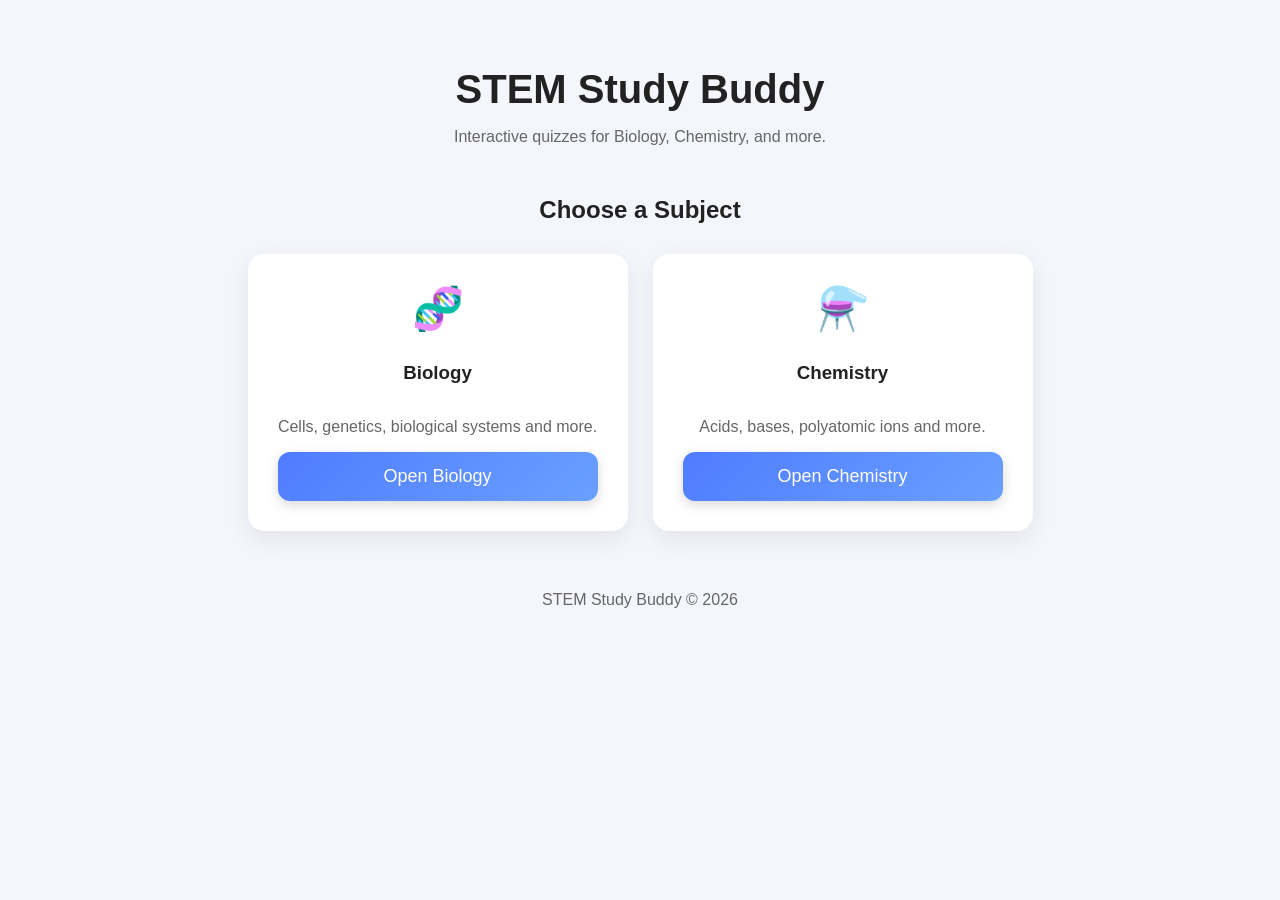
<file: index.html>
<!DOCTYPE html>

<html lang="en">
  <head>
    <!-- Google tag (gtag.js) -->
    <script
      async
      src="https://www.googletagmanager.com/gtag/js?id=G-T3NE3G0PNN"
    ></script>
    <script>
      window.dataLayer = window.dataLayer || [];
      function gtag() {
        dataLayer.push(arguments);
      }
      gtag("js", new Date());

      gtag("config", "G-T3NE3G0PNN");
    </script>
    <meta charset="UTF-8" />

    <meta name="viewport" content="width=device-width, initial-scale=1.0" />

    <title>STEM Study Buddy</title>
    <link rel="icon" href="images/favicons/test_tube.svg" />
    <link rel="stylesheet" href="css/styles.css" />
  </head>

  <body>
    <div class="container">
      <header class="hero">
        <h1>STEM Study Buddy</h1>

        <p>Interactive quizzes for Biology, Chemistry, and more.</p>
      </header>

      <h2>Choose a Subject</h2>

      <div class="subject-grid">
        <!-- BIOLOGY -->

        <div class="subject-card">
          <div class="subject-icon">🧬</div>

          <h3>Biology</h3>

          <p>Cells, genetics, biological systems and more.</p>

          <a href="biology.html">
            <button class="btn btn-full">Open Biology</button>
          </a>
        </div>

        <!-- CHEMISTRY -->

        <div class="subject-card">
          <div class="subject-icon">⚗️</div>

          <h3>Chemistry</h3>

          <p>Acids, bases, polyatomic ions and more.</p>

          <a href="chemistry.html">
            <button class="btn btn-full">Open Chemistry</button>
          </a>
        </div>
      </div>

      <footer>
        <p>STEM Study Buddy © 2026</p>
      </footer>
    </div>
  </body>
</html>
</file>
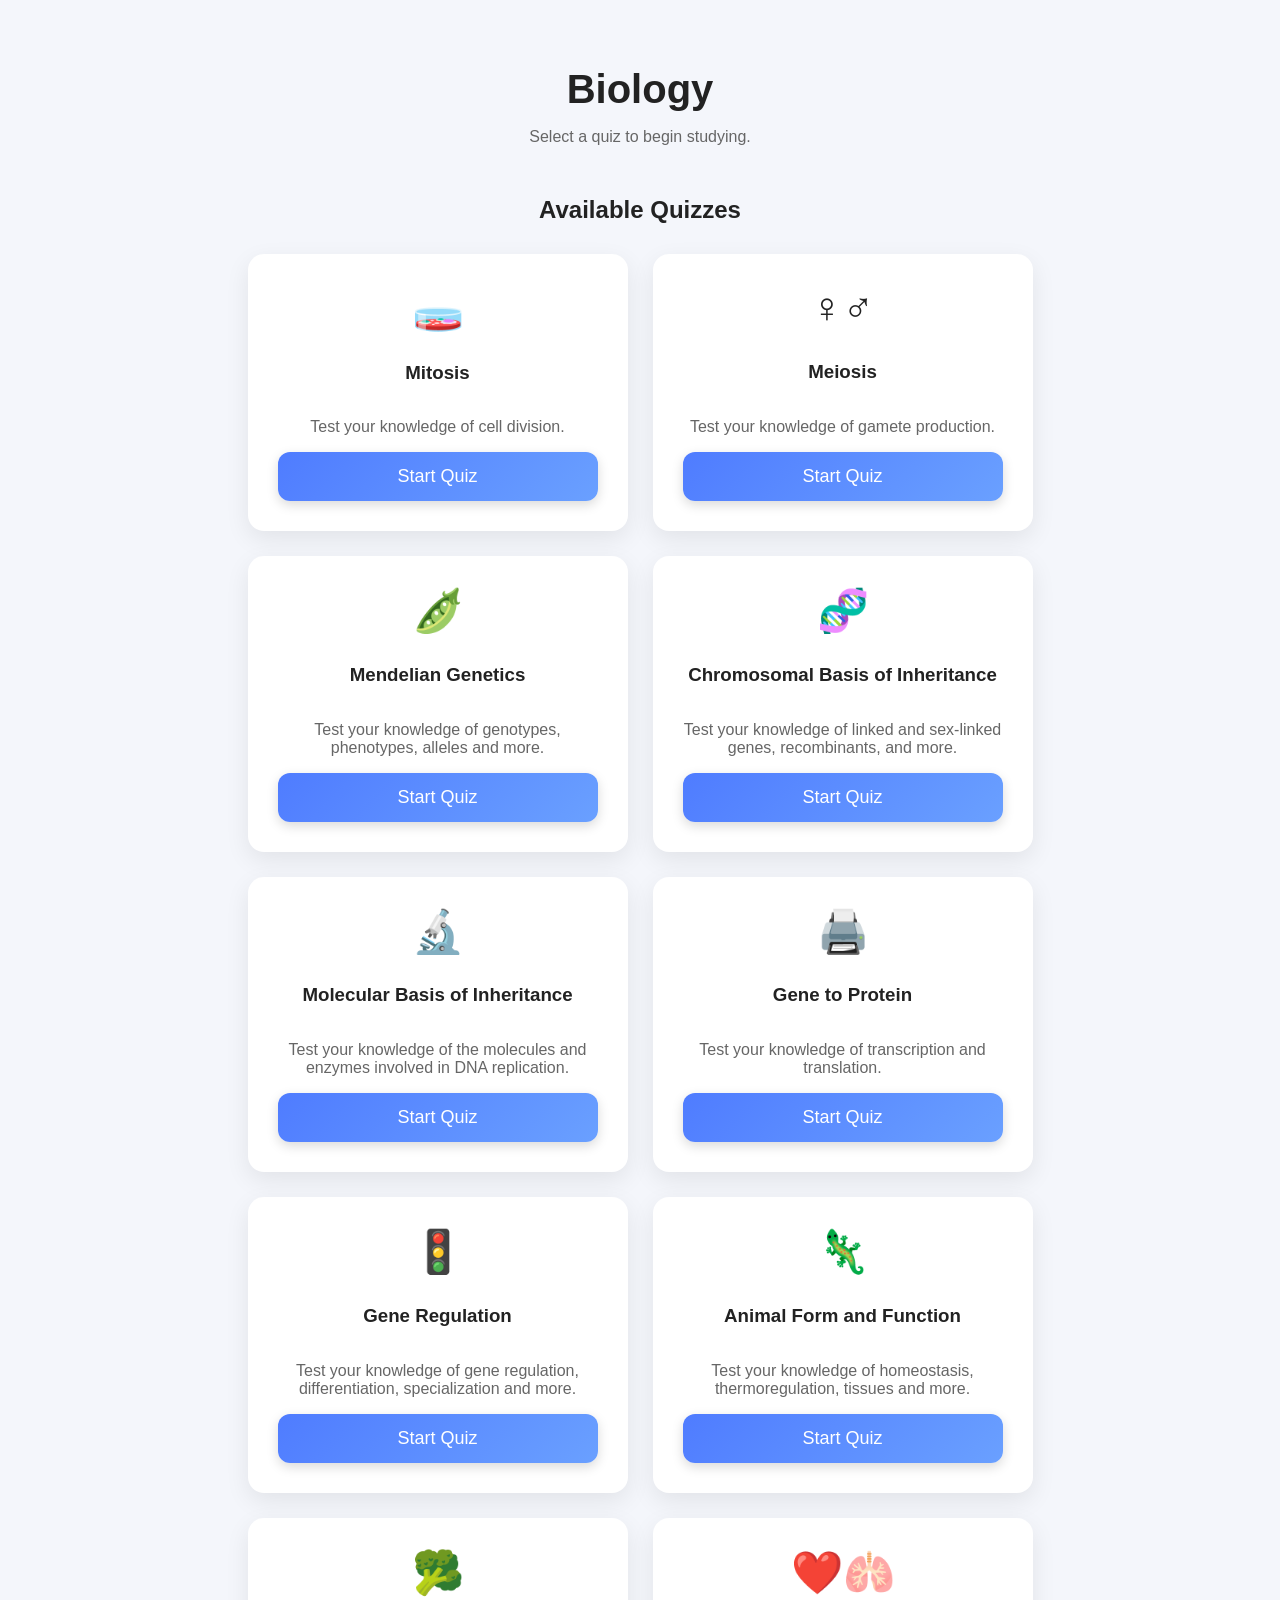
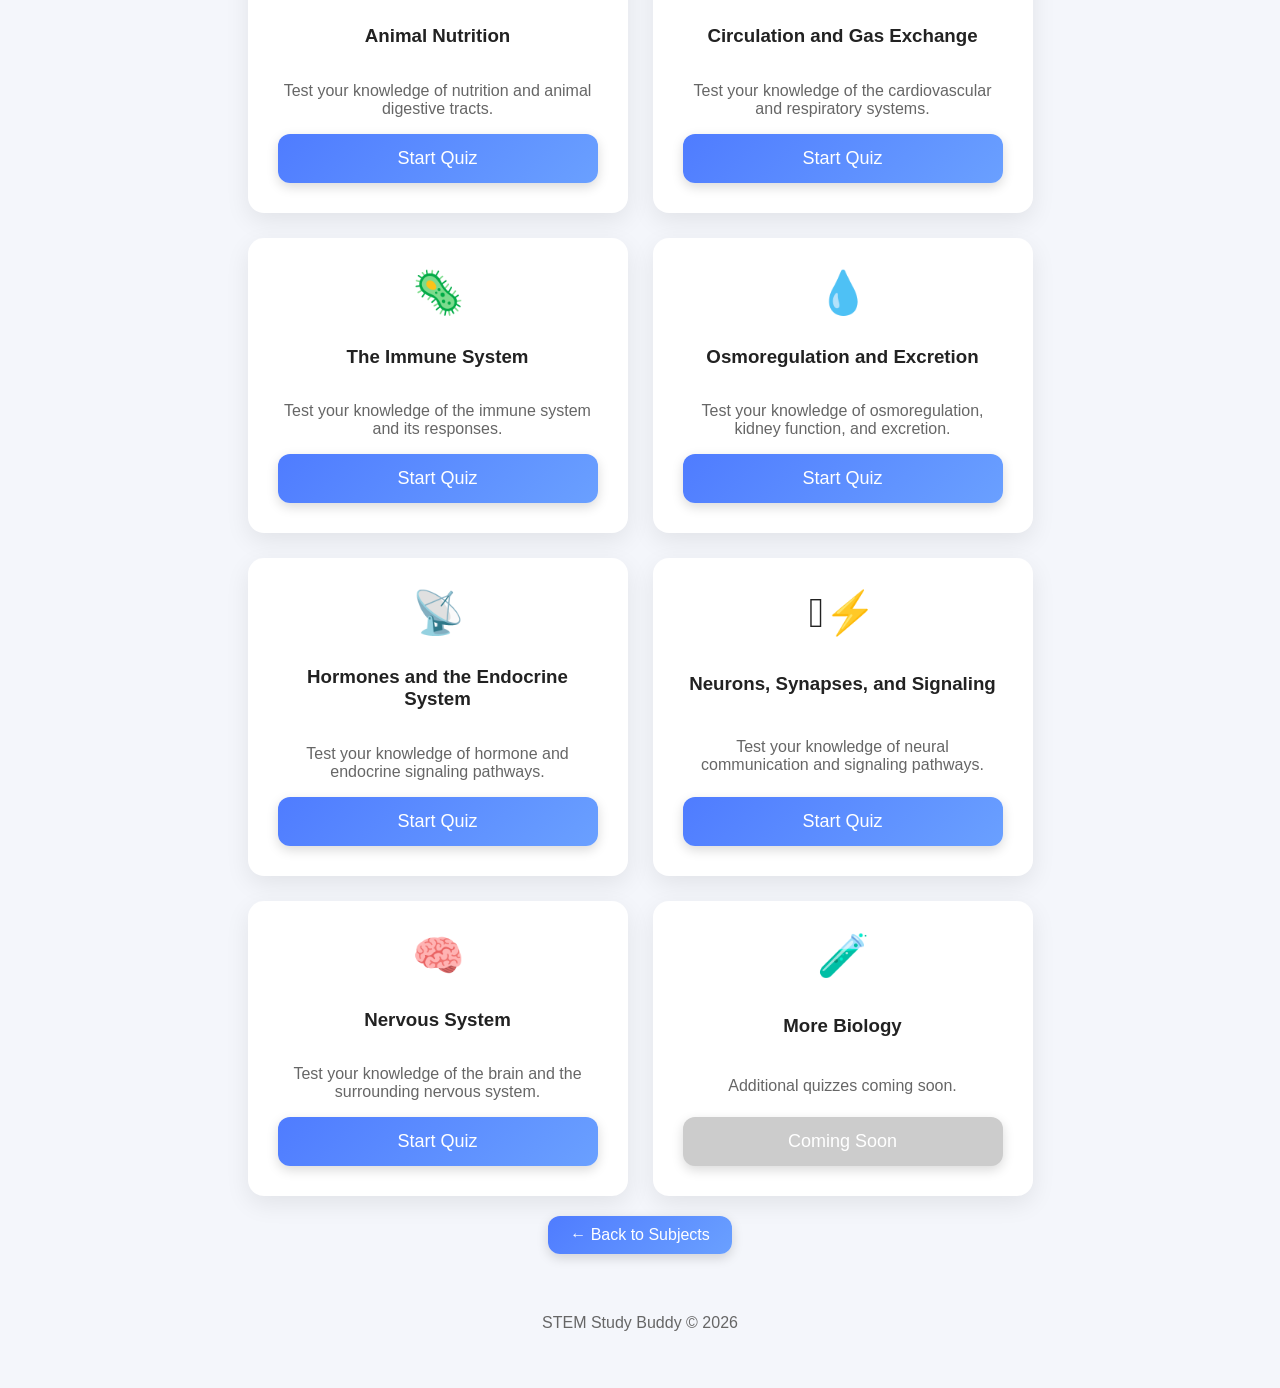
<file: biology.html>
<!doctype html>

<html lang="en">
  <head>
    <!-- Google tag (gtag.js) -->
    <script
      async
      src="https://www.googletagmanager.com/gtag/js?id=G-T3NE3G0PNN"
    ></script>
    <script>
      window.dataLayer = window.dataLayer || [];
      function gtag() {
        dataLayer.push(arguments);
      }
      gtag("js", new Date());
      gtag("config", "G-T3NE3G0PNN");
    </script>
    <meta charset="UTF-8" />

    <meta name="viewport" content="width=device-width, initial-scale=1.0" />

    <title>Biology | STEM Study Buddy</title>
    <link rel="icon" href="images/favicons/dna.svg" />
    <link rel="stylesheet" href="css/styles.css" />
  </head>

  <body>
    <div class="container">
      <header class="hero">
        <h1>Biology</h1>

        <p>Select a quiz to begin studying.</p>
      </header>

      <h2>Available Quizzes</h2>

      <div class="subject-grid">
        <!-- MITOSIS -->

        <div class="subject-card">
          <div class="subject-icon">🧫</div>

          <h3>Mitosis</h3>

          <p>Test your knowledge of cell division.</p>

          <a href="quiz.html?quiz=biology/mitosis">
            <button class="btn btn-full">Start Quiz</button>
          </a>
        </div>

        <div class="subject-card">
          <div class="subject-icon">♀️♂️</div>

          <h3>Meiosis</h3>

          <p>Test your knowledge of gamete production.</p>

          <a href="quiz.html?quiz=biology/meiosis">
            <button class="btn btn-full">Start Quiz</button>
          </a>
        </div>

        <div class="subject-card">
          <div class="subject-icon">🫛</div>

          <h3>Mendelian Genetics</h3>

          <p>Test your knowledge of genotypes, phenotypes, alleles and more.</p>

          <a href="quiz.html?quiz=biology/genetics">
            <button class="btn btn-full">Start Quiz</button>
          </a>
        </div>

        <div class="subject-card">
          <div class="subject-icon">🧬</div>

          <h3>Chromosomal Basis of Inheritance</h3>

          <p>
            Test your knowledge of linked and sex-linked genes, recombinants,
            and more.
          </p>
          <a href="quiz.html?quiz=biology/chromosomal_basis_of_inheritance">
            <button class="btn btn-full">Start Quiz</button>
          </a>
        </div>

        <div class="subject-card">
          <div class="subject-icon">🔬</div>

          <h3>Molecular Basis of Inheritance</h3>

          <p>
            Test your knowledge of the molecules and enzymes involved in DNA
            replication.
          </p>

          <a href="quiz.html?quiz=biology/molecular_basis_of_inheritance">
            <button class="btn btn-full">Start Quiz</button>
          </a>
        </div>

        <div class="subject-card">
          <div class="subject-icon">🖨️</div>

          <h3>Gene to Protein</h3>

          <p>Test your knowledge of transcription and translation.</p>

          <a href="quiz.html?quiz=biology/gene_expression">
            <button class="btn btn-full">Start Quiz</button>
          </a>
        </div>

        <div class="subject-card">
          <div class="subject-icon">🚦</div>

          <h3>Gene Regulation</h3>

          <p>
            Test your knowledge of gene regulation, differentiation,
            specialization and more.
          </p>

          <a href="quiz.html?quiz=biology/regulation_of_gene_expression">
            <button class="btn btn-full">Start Quiz</button>
          </a>
        </div>

        <div class="subject-card">
          <div class="subject-icon">🦎</div>

          <h3>Animal Form and Function</h3>

          <p>
            Test your knowledge of homeostasis, thermoregulation, tissues and
            more.
          </p>

          <a href="quiz.html?quiz=biology/animal_form_and_function">
            <button class="btn btn-full">Start Quiz</button>
          </a>
        </div>

        <div class="subject-card">
          <div class="subject-icon">🥦</div>

          <h3>Animal Nutrition</h3>

          <p>Test your knowledge of nutrition and animal digestive tracts.</p>

          <a href="quiz.html?quiz=biology/animal_nutrition">
            <button class="btn btn-full">Start Quiz</button>
          </a>
        </div>

        <div class="subject-card">
          <div class="subject-icon">❤️🫁</div>

          <h3>Circulation and Gas Exchange</h3>

          <p>
            Test your knowledge of the cardiovascular and respiratory systems.
          </p>

          <a href="quiz.html?quiz=biology/circulation_and_gas_exchange">
            <button class="btn btn-full">Start Quiz</button>
          </a>
        </div>

        <div class="subject-card">
          <div class="subject-icon">🦠</div>

          <h3>The Immune System</h3>

          <p>Test your knowledge of the immune system and its responses.</p>

          <a href="quiz.html?quiz=biology/immune_system">
            <button class="btn btn-full">Start Quiz</button>
          </a>
        </div>

        <div class="subject-card">
          <div class="subject-icon">💧</div>

          <h3>Osmoregulation and Excretion</h3>

          <p>
            Test your knowledge of osmoregulation, kidney function, and
            excretion.
          </p>

          <a href="quiz.html?quiz=biology/osmoregulation_and_excretion">
            <button class="btn btn-full">Start Quiz</button>
          </a>
        </div>

        <div class="subject-card">
          <div class="subject-icon">📡</div>

          <h3>Hormones and the Endocrine System</h3>

          <p>
            Test your knowledge of hormone and endocrine signaling pathways.
          </p>

          <a href="quiz.html?quiz=biology/hormones_and_the_endocrine_system">
            <button class="btn btn-full">Start Quiz</button>
          </a>
        </div>

        <div class="subject-card">
          <div class="subject-icon">𖣂⚡</div>

          <h3>Neurons, Synapses, and Signaling</h3>

          <p>
            Test your knowledge of neural communication and signaling pathways.
          </p>

          <a href="quiz.html?quiz=biology/neurons_synapses_and_signaling">
            <button class="btn btn-full">Start Quiz</button>
          </a>
        </div>

        <div class="subject-card">
          <div class="subject-icon">🧠</div>

          <h3>Nervous System</h3>

          <p>
            Test your knowledge of the brain and the surrounding nervous system.
          </p>

          <a href="quiz.html?quiz=biology/nervous_system">
            <button class="btn btn-full">Start Quiz</button>
          </a>
        </div>

        <!-- FUTURE QUIZ -->

        <div class="subject-card">
          <div class="subject-icon">🧪</div>

          <h3>More Biology</h3>

          <p>Additional quizzes coming soon.</p>

          <button class="btn btn-full btn-disabled">Coming Soon</button>
        </div>
      </div>

      <button class="btn btn-small" onclick="location.href = 'index.html'">
        ← Back to Subjects
      </button>

      <footer>
        <p>STEM Study Buddy © 2026</p>
      </footer>
    </div>
  </body>
</html>
</file>
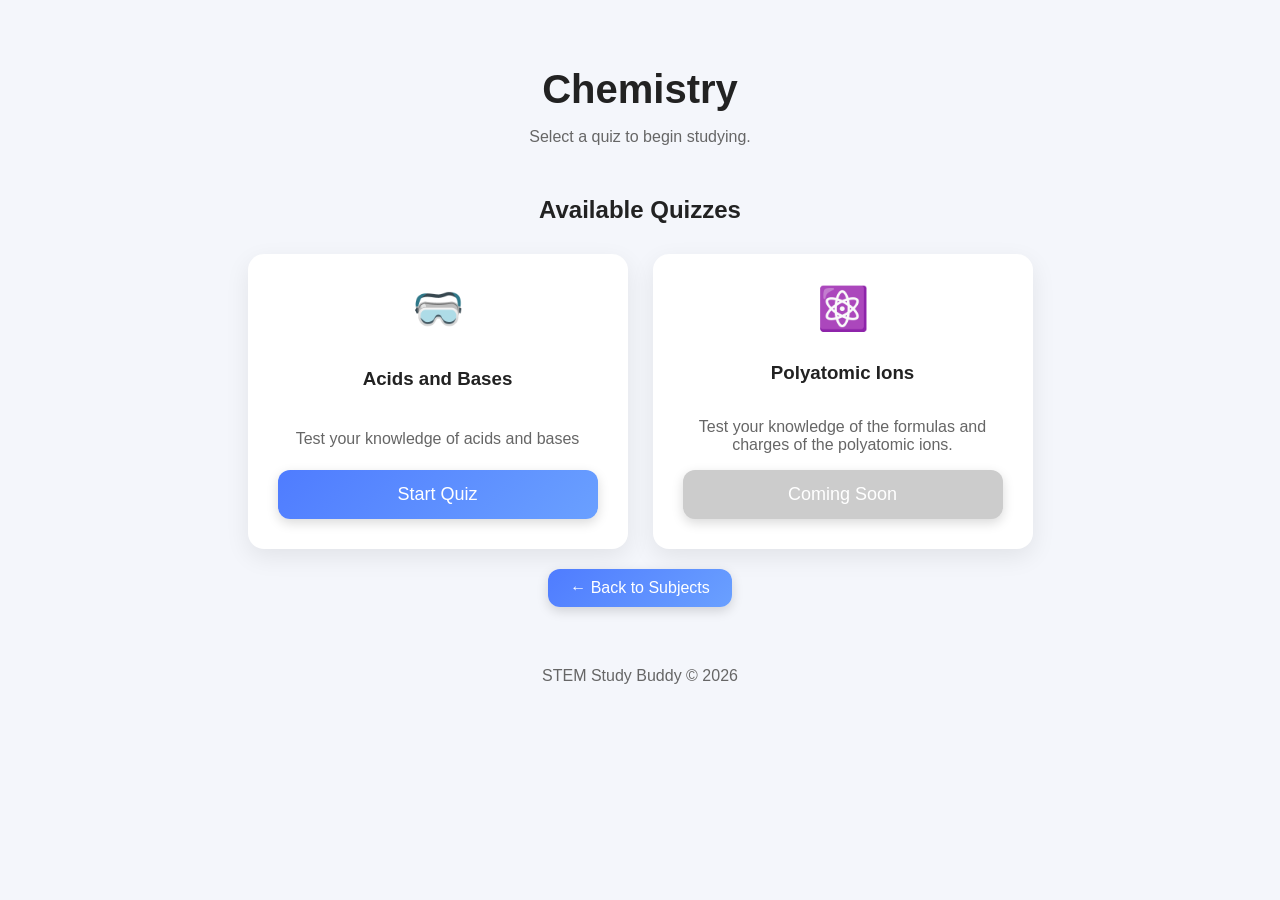
<file: chemistry.html>
<!DOCTYPE html>

<html lang="en">
  <head>
    <!-- Google tag (gtag.js) -->
    <script
      async
      src="https://www.googletagmanager.com/gtag/js?id=G-T3NE3G0PNN"
    ></script>
    <script>
      window.dataLayer = window.dataLayer || [];
      function gtag() {
        dataLayer.push(arguments);
      }
      gtag("js", new Date());

      gtag("config", "G-T3NE3G0PNN");
    </script>
    <meta charset="UTF-8" />

    <meta name="viewport" content="width=device-width, initial-scale=1.0" />

    <title>Chemistry | STEM Study Buddy</title>
    <link rel="icon" href="images/favicons/chemistry.svg" />
    <link rel="stylesheet" href="css/styles.css" />
  </head>

  <body>
    <div class="container">
      <header class="hero">
        <h1>Chemistry</h1>

        <p>Select a quiz to begin studying.</p>
      </header>

      <h2>Available Quizzes</h2>

      <div class="subject-grid">
        <!-- MITOSIS -->

        <div class="subject-card">
          <div class="subject-icon">🥽</div>

          <h3>Acids and Bases</h3>

          <p>Test your knowledge of acids and bases</p>

          <a href="quiz.html?quiz=chemistry/acids_and_bases">
            <button class="btn btn-full">Start Quiz</button>
          </a>
        </div>

        <div class="subject-card">
          <div class="subject-icon">⚛️</div>

          <h3>Polyatomic Ions</h3>

          <p>
            Test your knowledge of the formulas and charges of the polyatomic
            ions.
          </p>

          <a href="quiz.html?quiz=biology/polyatomic_ions">
            <button class="btn btn-full btn-disabled">Coming Soon</button>
          </a>
        </div>
      </div>

      <button class="btn btn-small" onclick="location.href = 'index.html'">
        ← Back to Subjects
      </button>

      <footer>
        <p>STEM Study Buddy © 2026</p>
      </footer>
    </div>
  </body>
</html>
</file>
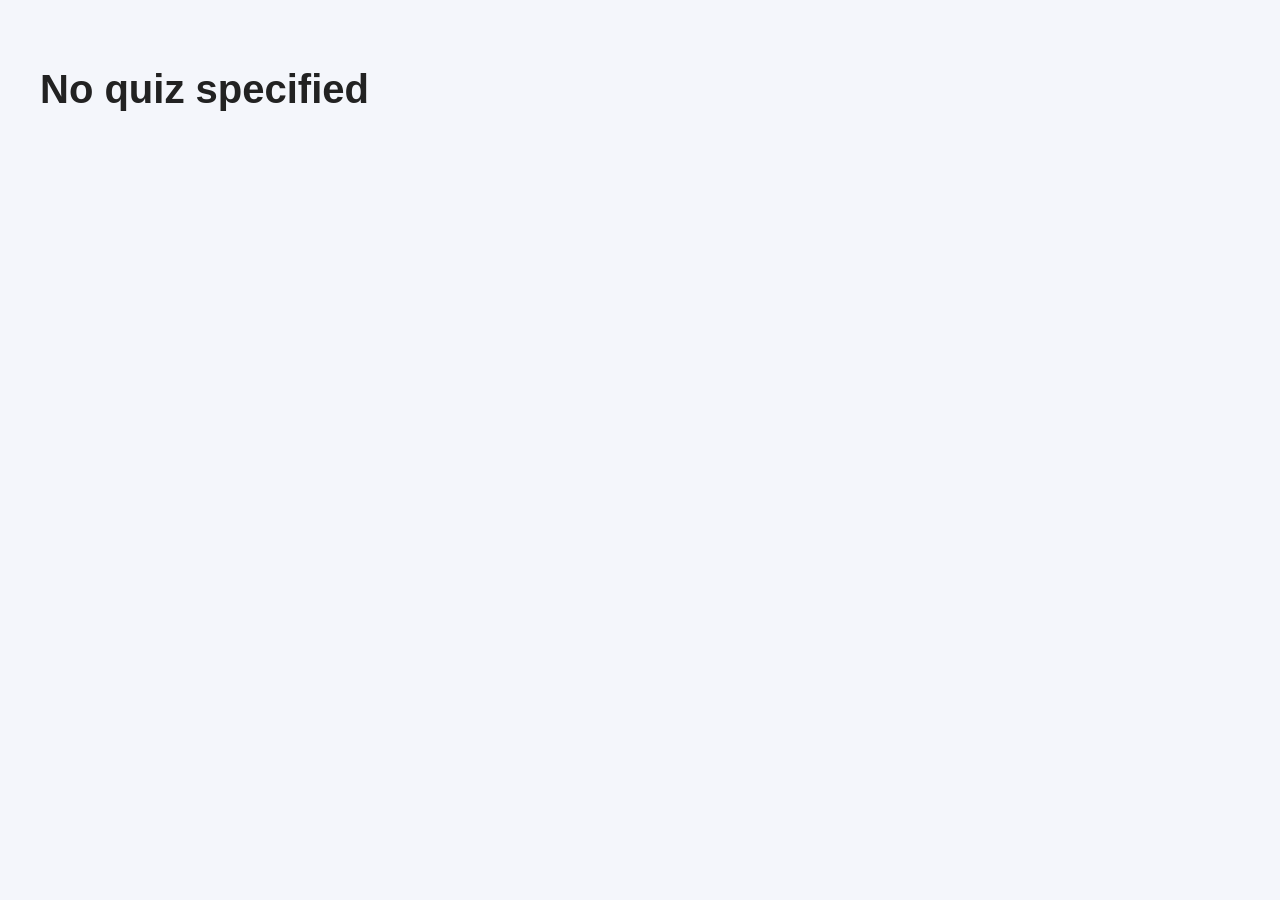
<file: quiz.html>
<!DOCTYPE html>

<html lang="en">
  <head>
    <!-- Google tag (gtag.js) -->
    <script
      async
      src="https://www.googletagmanager.com/gtag/js?id=G-T3NE3G0PNN"
    ></script>
    <script>
      window.dataLayer = window.dataLayer || [];
      function gtag() {
        dataLayer.push(arguments);
      }
      gtag("js", new Date());

      gtag("config", "G-T3NE3G0PNN");
    </script>
    <meta charset="UTF-8" />

    <meta name="viewport" content="width=device-width, initial-scale=1.0" />

    <title id="tabTitle">Quiz</title>

    <link id="favicon" rel="icon" type="image/svg+xml" />

    <link rel="stylesheet" href="css/styles.css" />
  </head>

  <body>
    <div class="container">
      <div id="loading-screen">
        <div class="science-loader">
          <div class="loader-ring"></div>

          <div class="science-emoji">🧪</div>
        </div>

        <p class="loading-text">Preparing quiz...</p>
      </div>
      <h1 id="quizHeader">Quiz</h1>

      <!-- progress -->

      <div class="progress-container">
        <div id="progress-bar"></div>
      </div>

      <div class="instruction-container">
        <div id="instruction-text"></div>
      </div>

      <!-- QUESTION AREA -->

      <div class="question-area">
        <!-- PROMPT -->

        <div id="prompt-container">
          <div id="prompt"></div>
        </div>

        <!-- INTERACTION (drag tile lives here) -->

        <div id="interaction-area">
          <div id="draggable" class="answer" draggable="false"></div>
        </div>
      </div>

      <!-- ANSWERS AREA -->

      <div id="categories" class="categories"></div>

      <!-- FEEDBACK -->

      <div id="feedback"></div>

      <div class="score">
        Score:
        <span id="score">0</span>
        /
        <span id="total">0</span>
      </div>

      <button id="continue-btn" class="btn btn-small" style="display: none">
        Continue
      </button>

      <button id="skip-btn" class="btn btn-small" style="display: none">
        Skip
      </button>

      <!-- FINAL SCREEN -->

      <div id="final-screen" style="display: none">
        <h2>Quiz Complete!</h2>

        <p id="final-score"></p>

        <button id="retry-btn" class="btn">Retry</button>
      </div>

      <footer>
        <a id="mainBack">
          <button class="btn btn-small">Back</button>
        </a>
        <p>STEM Study Buddy</p>
      </footer>
    </div>

    <script src="js/quiz.js" defer></script>
  </body>
</html>
</file>
<file: css/styles.css>
/* =========================
ROOT THEME VARIABLES
Change colors here only
========================= */

:root {
  --primary: #4f7cff;
  --primary-light: #6aa0ff;

  --inactive: #ccccc8;
  --inactive-light: #f5f5f0;

  --bg: #f4f6fb;
  --card-bg: white;

  --text: #222;
  --text-light: #666;

  --border: #cfd7e6;

  --correct: #28c76f;
  --incorrect: #ff4d4f;

  --radius-lg: 16px;
  --radius-md: 12px;
  --radius-sm: 8px;

  --shadow-card: 0 8px 25px rgba(0, 0, 0, 0.08);
  --shadow-hover: 0 15px 35px rgba(0, 0, 0, 0.12);
  --shadow-btn: 0 4px 12px rgba(0, 0, 0, 0.15);

  --transition: 0.25s;
}

/* =========================
BASE LAYOUT
========================= */

body {
  font-family: -apple-system, BlinkMacSystemFont, "Segoe UI", Roboto, sans-serif;

  background: var(--bg);

  margin: 0;

  padding: 40px;

  color: var(--text);
}

.container {
  max-width: 1300px;

  margin: auto;

  padding: 0 20px;

  text-align: center;
}

/* =========================
TYPOGRAPHY
========================= */

h1 {
  font-size: 40px;

  margin-bottom: 10px;
}

h2 {
  margin-top: 40px;
}

p {
  color: var(--text-light);
}

/* =========================
HERO
========================= */

.hero {
  margin-bottom: 50px;
}

/* =========================
SUBJECT GRID
========================= */

.subject-grid {
  display: flex;

  flex-wrap: wrap;

  justify-content: center;

  gap: 25px;

  margin-top: 30px;

  flex-grow: 1;
}

.subject-card {
  background: var(--card-bg);

  padding: 30px;

  border-radius: var(--radius-lg);

  width: 100%;

  max-width: 320px;

  box-shadow: var(--shadow-card);

  transition: var(--transition);

  display: flex;

  flex-direction: column;

  justify-content: space-between;
}

.subject-card:hover {
  transform: translateY(-6px);

  box-shadow: var(--shadow-hover);
}

.subject-icon {
  font-size: 42px;

  margin-bottom: 10px;
}

/* =========================
BUTTON SYSTEM
========================= */

.btn {
  background: linear-gradient(135deg, var(--primary), var(--primary-light));

  color: white;

  border: none;

  padding: 14px 26px;

  font-size: 18px;

  border-radius: var(--radius-md);

  cursor: pointer;

  box-shadow: var(--shadow-btn);

  transition: 0.2s;
}

.btn:hover {
  transform: scale(1.05);
}

.btn:active {
  transform: scale(0.95);
}

.btn-full {
  width: 100%;
}

.btn-small {
  width: auto;

  font-size: 16px;

  padding: 10px 22px;

  margin-top: 20px;
}

.btn-small:disabled {
  background: linear-gradient(135deg, var(--inactive), var(--inactive-light));
  color: rgb(255, 255, 255);
  cursor: not-allowed;
  transform: none;
}

.btn-disabled {
  background: #ccc;

  cursor: not-allowed;

  transform: none;
}

/* =========================
QUIZ AREA
========================= */

.question-area {
  margin: 40px 0;

  display: flex;

  justify-content: center;
}

/* NEW PROMPT CONTAINER */

#prompt-container {
  display: flex;

  justify-content: center;

  margin-bottom: 20px;

  align-items: center;

  justify-content: center;

  background: linear-gradient(135deg, var(--primary), var(--primary-light));

  color: white;

  padding: 24px;

  border-radius: var(--radius-lg);

  cursor: grab;

  min-height: 100px;

  max-width: 600px;

  width: 100%;

  margin: 0;

  box-shadow: var(--shadow-btn);

  transition: 0.2s;

  gap: 10px;
}

#prompt {
  display: flex;

  flex-direction: column;

  align-items: center;

  justify-content: center;

  gap: 12px;

  width: 100%;

  font-size: 20px;

  font-weight: 500;

  text-align: center;

  max-width: 600px;
}

.instruction-container {
  display: flex;

  justify-content: center;
}

#instruction-text {
  font-size: 16px;

  font-weight: 500;

  text-align: center;

  max-width: 600px;
}

.draggable-text {
  font-size: 20px;

  font-weight: 500;

  line-height: 1.4;
}

#interaction-area {
  display: flex;

  justify-content: center;

  min-height: 110px;
}

.answer {
  display: flex;

  flex-direction: column;

  align-items: center;

  justify-content: center;

  background: linear-gradient(135deg, var(--primary), var(--primary-light));

  color: white;

  padding: 24px;

  border-radius: var(--radius-lg);

  cursor: grab;

  min-height: 50px;

  min-width: 150px;

  max-width: 600px;

  width: 100%;

  margin: 0;

  box-shadow: var(--shadow-btn);

  transition: 0.2s;

  gap: 10px;
}

.answer.dragging {
  opacity: 0.6;

  transform: scale(1.05);

  cursor: grabbing;
}

.answer.hidden {
  display: none;
}

.answer.static {
  cursor: default;

  background: var(--inactive-light);

  color: var(--text);

  box-shadow: var(--shadow-card);
}

.answer.static:hover {
  transform: none;
}

/* quiz media */

.quiz-image {
  max-width: 220px;

  border-radius: var(--radius-sm);

  background: white;

  padding: 6px;

  box-shadow: var(--shadow-card);
}

.image-instruction {
  font-size: 16px;

  opacity: 0.9;
}

/* =========================
CATEGORY ZONES
========================= */

.categories {
  display: flex;

  flex-wrap: wrap;

  justify-content: center;

  gap: 15px;

  margin-top: 30px;
}

.dropzone {
  padding: 20px;

  text-align: center;

  border: 2px dashed var(--border);

  border-radius: var(--radius-md);

  font-weight: 600;

  background: white;

  transition: 0.2s;

  max-width: 160px;

  min-width: 140px;
}

.dropzone:hover {
  border-color: var(--primary);

  background: #e2e6f3;

  transform: scale(1.03);
}

.dropzone.dragover {
  border-color: var(--primary);

  background: #dfe7ff;

  transform: scale(1.05);

  box-shadow: 0 6px 18px rgba(0, 0, 0, 0.08);
}

.dropzone.correct {
  border-color: var(--correct);

  background: #eafff3;
}

.dropzone.incorrect {
  border-color: var(--incorrect);

  background: #ffecec;
}

/* =========================
PROGRESS
========================= */

.progress-container {
  width: 100%;

  height: 10px;

  background: #e2e6f3;

  border-radius: 10px;

  overflow: hidden;

  margin-bottom: 30px;
}

#progress-bar {
  height: 100%;

  width: 0%;

  background: linear-gradient(135deg, var(--primary), var(--primary-light));

  transition: 0.5s;
}

/* =========================
FEEDBACK
========================= */

#feedback {
  margin-top: 15px;

  font-size: 18px;

  font-weight: 600;

  opacity: 0;

  transition: 0.3s;

  min-height: 24px;
}

#feedback.show {
  opacity: 1;

  transform: scale(1.05);
}

/* =========================
SCORE
========================= */

.score {
  margin-top: 15px;

  font-size: 18px;

  font-weight: 600;
}

/* =========================
FINAL SCREEN
========================= */

#final-screen {
  margin-top: 40px;
}

#final-screen h2 {
  font-size: 28px;
}

#final-screen p {
  font-size: 22px;

  font-weight: 600;
}

/* =========================
FOOTER
========================= */

footer {
  margin-top: 60px;

  color: #777;
}

/* =========================
MOBILE
========================= */

@media (max-width: 600px) {
  body {
    padding: 20px;
  }

  h1 {
    font-size: 30px;
  }

  .answer {
    font-size: 18px;

    padding: 18px;

    min-height: 90px;
  }

  .quiz-image {
    max-width: 180px;
  }

  .btn {
    font-size: 16px;

    padding: 12px;
  }

  .categories {
    gap: 10px;
  }

  .dropzone {
    min-width: 120px;

    padding: 16px;
  }
}

.dropzone.dragover {
  border-color: var(--primary);

  background: linear-gradient(135deg, #e8edff, #dfe7ff);

  transform: scale(1.06);

  box-shadow: 0 10px 22px rgba(79, 124, 255, 0.25);
}

.mc-option {
  display: block;

  width: 100%;

  max-width: 520px;

  margin: 10px auto;

  padding: 18px;

  font-size: 18px;

  background: white;

  border: 2px solid var(--border);

  border-radius: var(--radius-md);

  cursor: pointer;

  transition: 0.2s;

  box-shadow: var(--shadow-card);
}

.mc-option:hover {
  border-color: var(--primary);

  background: #eef2ff;

  transform: scale(1.03);
}

.mc-option.correct {
  border-color: var(--correct);

  background: #eafff3;
}

.mc-option.incorrect {
  border-color: var(--incorrect);

  background: #ffecec;
}

/* =========================
SCIENCE LOADING SCREEN
========================= */

#loading-screen {
  position: fixed;

  top: 0;

  left: 0;

  width: 100%;

  height: 100%;

  background: var(--bg);

  display: flex;

  flex-direction: column;

  align-items: center;

  justify-content: center;

  z-index: 999;

  transition: 0.45s ease;
}

/* fade out */

#loading-screen.hidden {
  opacity: 0;

  pointer-events: none;
}

/* loader container */

.science-loader {
  position: relative;

  width: 90px;

  height: 90px;

  margin-bottom: 25px;

  display: flex;

  align-items: center;

  justify-content: center;
}

/* spinner ring */

.loader-ring {
  position: absolute;

  width: 90px;

  height: 90px;

  border-radius: 50%;

  border: 6px solid #e2e6f3;

  border-top: 6px solid var(--primary);

  border-right: 6px solid var(--primary-light);

  animation: spin 1.4s linear infinite;

  box-shadow: 0 0 18px rgba(79, 124, 255, 0.15),
    inset 0 0 12px rgba(79, 124, 255, 0.08);
}

/* center emoji */

.science-emoji {
  font-size: 40px;

  z-index: 2;

  animation: float 1.8s ease-in-out infinite, glow 2s ease-in-out infinite;
}

/* loading text */

.loading-text {
  font-size: 18px;

  color: var(--text-light);

  font-weight: 500;

  letter-spacing: 0.3px;

  animation: fadePulse 2.2s ease-in-out infinite;
}

/* =========================
ANIMATIONS
========================= */

@keyframes spin {
  to {
    transform: rotate(360deg);
  }
}

/* gentle float */

@keyframes float {
  0% {
    transform: translateY(0px);
  }

  50% {
    transform: translateY(-7px);
  }

  100% {
    transform: translateY(0px);
  }
}

/* glow pulse */

@keyframes glow {
  0% {
    transform: scale(0.95);

    text-shadow: 0 0 0px transparent;
  }

  50% {
    transform: scale(1.12);

    text-shadow: 0 0 22px rgba(79, 124, 255, 0.55),
      0 0 42px rgba(79, 124, 255, 0.25);
  }

  100% {
    transform: scale(0.95);

    text-shadow: 0 0 0px transparent;
  }
}

/* text breathing */

@keyframes fadePulse {
  0% {
    opacity: 0.5;
  }

  50% {
    opacity: 1;
  }

  100% {
    opacity: 0.5;
  }
}
</file>
